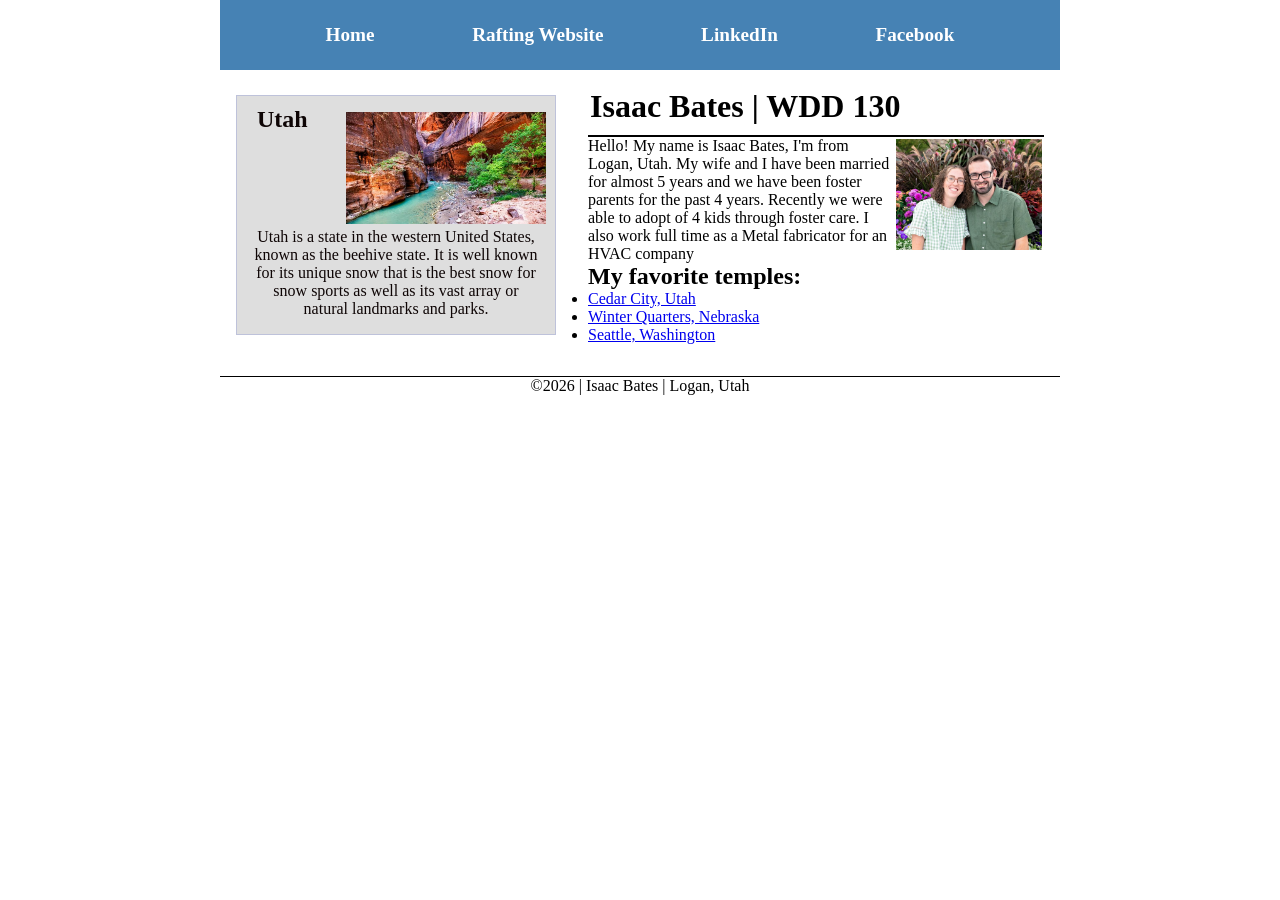
<file: index.html>
<!DOCTYPE html>
<html lang="en">

<head>
    <meta charset="UTF-8">
    <meta name="viewport" content="width=device-width, initial-scale=1.0">
    <title>Isaac Bates | WDD 130</title>
    <meta name="description" content="Homepage of Isaac Bates for Web Fundamentals WDD130">
    <meta name="author" content="Isaac Bates">
    <link rel="stylesheet" href="styles/styles.css">
</head>

<body>
    <header>
        <nav>
            <a href="#">Home</a>
            <a href="wwr/">Rafting Website</a>
            <a href="https://linkedin.com" target="_blank">LinkedIn</a>
            <a href="https://facebook.com" target="_blank">Facebook</a>
        </nav>
    </header>
    <div class="grid">
        <main>
            <h1>Isaac Bates | WDD 130</h1>
            <img src="images/profile.jpg" alt="Profile picture" width="200">
            <p> Hello! My name is Isaac Bates, I'm from Logan, Utah. My wife and I have been married for almost 5 years
                and we have been foster parents for the past 4 years. Recently we were able to adopt of 4 kids through
                foster care. I also work full time as a Metal fabricator for an HVAC company</p>

            <h2>My favorite temples: </h2>
            <ul class="box">
                <li><a href="https://www.churchofjesuschrist.org/temples/details/cedar-city-utah-temple?lang=eng"
                        target="_blank">Cedar City, Utah</a></li>
                <li><a href="https://www.churchofjesuschrist.org/temples/details/winter-quarters-nebraska-temple?lang=eng"
                        target="_blank">Winter Quarters, Nebraska</a></li>
                <li><a href="https://www.churchofjesuschrist.org/temples/details/seattle-washington-temple?lang=eng"
                        target="_blank">Seattle, Washington</a></li>
            </ul>

        </main>
        <aside class="box">
            <h2>Utah</h2>
            <img src="images/utah.jpg" alt="Utah narrows">
            <p> Utah is a state in the western United States, known as the
                beehive state. It is well known for its unique snow that is the best snow for snow sports as well as its
                vast
                array or natural landmarks and parks.</p>
        </aside>
    </div>

    <footer>
        <p>©️2026 | Isaac Bates | Logan, Utah</p>
    </footer>
</body>

</html>
</file>
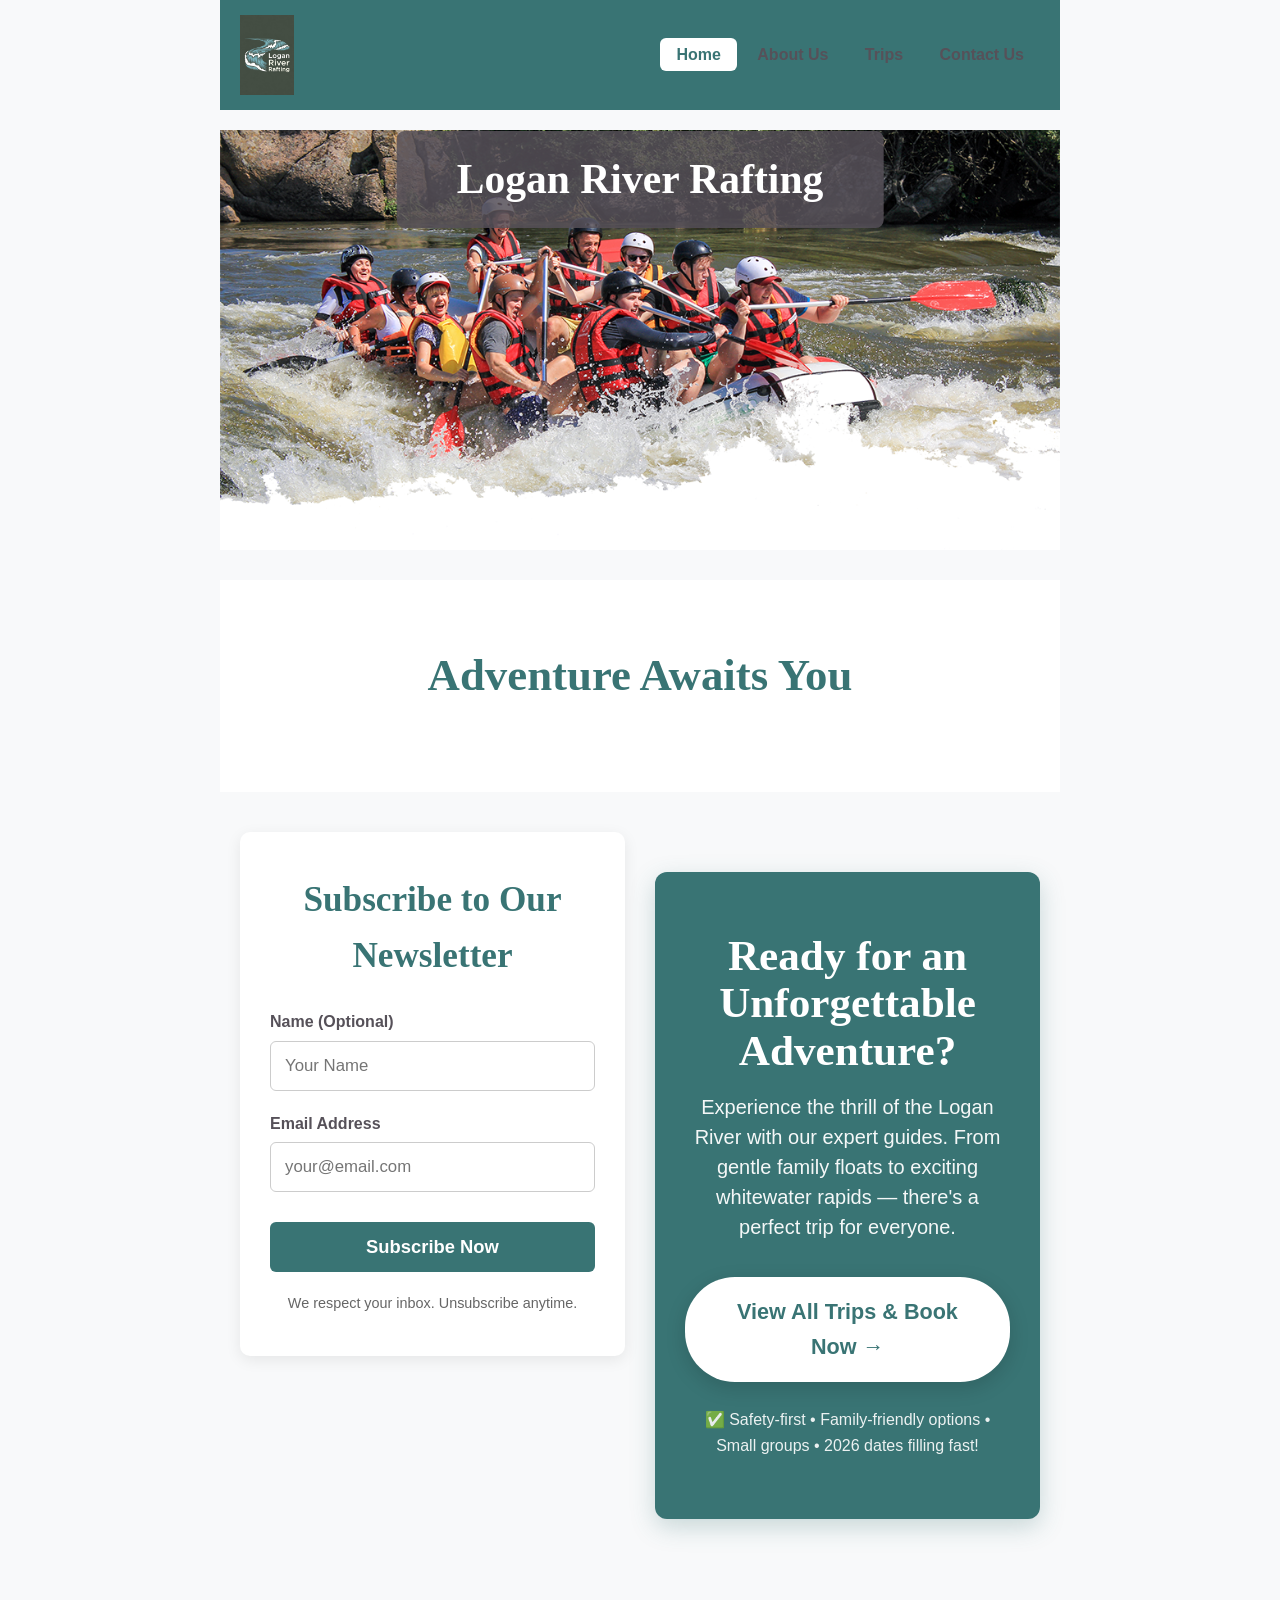
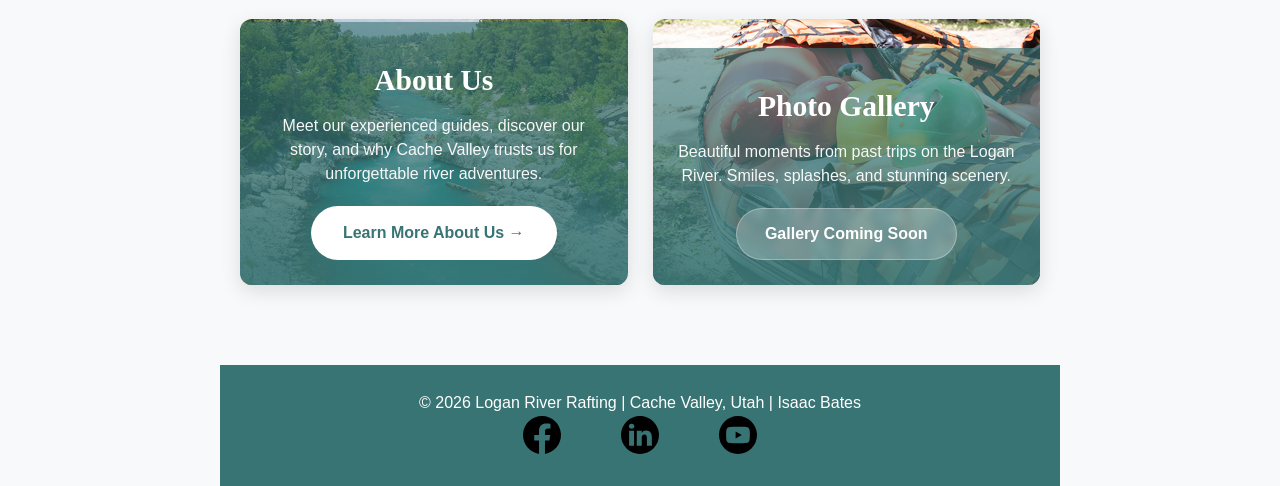
<file: wwr/index.html>
<!DOCTYPE html>
<html lang="en">

<head>
    <meta charset="UTF-8">
    <meta name="viewport" content="width=device-width, initial-scale=1.0">
    <title>Home Page - Logan River Rafting</title>
    <meta name="description" content="Home page for Logan River Rafting company based in Cache Valley, Utah">
    <meta name="author" content="Isaac Bates">
    <link rel="stylesheet" href="styles/rafting.css">
</head>

<body>

    <header>
        <div class="top-bar">
            <img src="images/logan_river_logo.jpg" alt="Logan River Rafting Logo" class="logo">
            <nav>
                <a href="index.html" class="active">Home</a>
                <a href="about.html">About Us</a>
                <a href="trips.html">Trips</a>
                <a href="contact.html">Contact Us</a>
            </nav>
        </div>
    </header>

    <main>
        <!-- Hero Section -->
        <section class="hero">
            <img src="images/index_hero_transparency_1024.png" alt="Logan River Rafting" class="hero-bg">
            <h1>Logan River Rafting</h1>
        </section>

        <!-- Adventure Section -->
        <section class="adventure">
            <h2>Adventure Awaits You</h2>
        </section>

        <!-- Side-by-Side: Newsletter + CTA -->
        <div class="side-by-side">
            <!-- Newsletter -->
            <div class="newsletter-column">
                <section class="newsletter-form">
                    <div>
                        <h2>Subscribe to Our Newsletter</h2>
                        <form action="#" method="POST" id="newsletter-form">
                            <div class="form-group">
                                <label for="name">Name (Optional)</label>
                                <input type="text" id="name" name="name" placeholder="Your Name">
                            </div>
                            <div class="form-group">
                                <label for="email">Email Address</label>
                                <input type="email" id="email" name="email" placeholder="your@email.com" required>
                            </div>
                            <button type="submit">Subscribe Now</button>
                            <p class="privacy-note">We respect your inbox. Unsubscribe anytime.</p>
                        </form>
                    </div>
                </section>
            </div>

            <!-- Call to Action -->
            <div class="cta-column">
                <section class="cta-trips">
                    <div class="cta-content">
                        <h2>Ready for an Unforgettable Adventure?</h2>
                        <p class="cta-subtitle">Experience the thrill of the Logan River with our expert guides. From
                            gentle
                            family floats to exciting whitewater rapids — there's a perfect trip for everyone.</p>
                        <a href="trips.html" class="cta-button">View All Trips &amp; Book Now →</a>
                        <p class="cta-trust">✅ Safety-first • Family-friendly options • Small groups • 2026 dates
                            filling fast!
                        </p>
                    </div>
                </section>
            </div>
        </div>

        <!-- Two Column Feature Section -->
        <section class="features-grid">
            <div class="feature-card">
                <img src="images/rafting58_600.jpg" alt="Learn About Logan River Rafting Team" class="feature-img">
                <div class="feature-overlay">
                    <h3>About Us</h3>
                    <p>Meet our experienced guides, discover our story, and why Cache Valley trusts us for unforgettable
                        river
                        adventures.</p>
                    <a href="about.html" class="feature-button">Learn More About Us →</a>
                </div>
            </div>

            <div class="feature-card">
                <img src="images/rafting22_600.jpg" alt="Gallery of Past Rafting Trips" class="feature-img">
                <div class="feature-overlay">
                    <h3>Photo Gallery</h3>
                    <p>Beautiful moments from past trips on the Logan River. Smiles, splashes, and stunning scenery.</p>
                    <div class="coming-soon">Gallery Coming Soon</div>
                </div>
            </div>
        </section>
    </main>

    <footer>
        <p>© 2026 Logan River Rafting | Cache Valley, Utah | Isaac Bates</p>
        <nav class="socialmedia">
            <a href="https://facebook.com" target="_blank"><img src="images/facebook-bw.svg" alt="Facebook"></a>
            <a href="https://linkedin.com" target="_blank"><img src="images/linkedin-bw.svg" alt="LinkedIn"></a>
            <a href="https://youtube.com" target="_blank"><img src="images/youtube-bw.svg" alt="YouTube"></a>
        </nav>
    </footer>

</body>

</html>
</file>
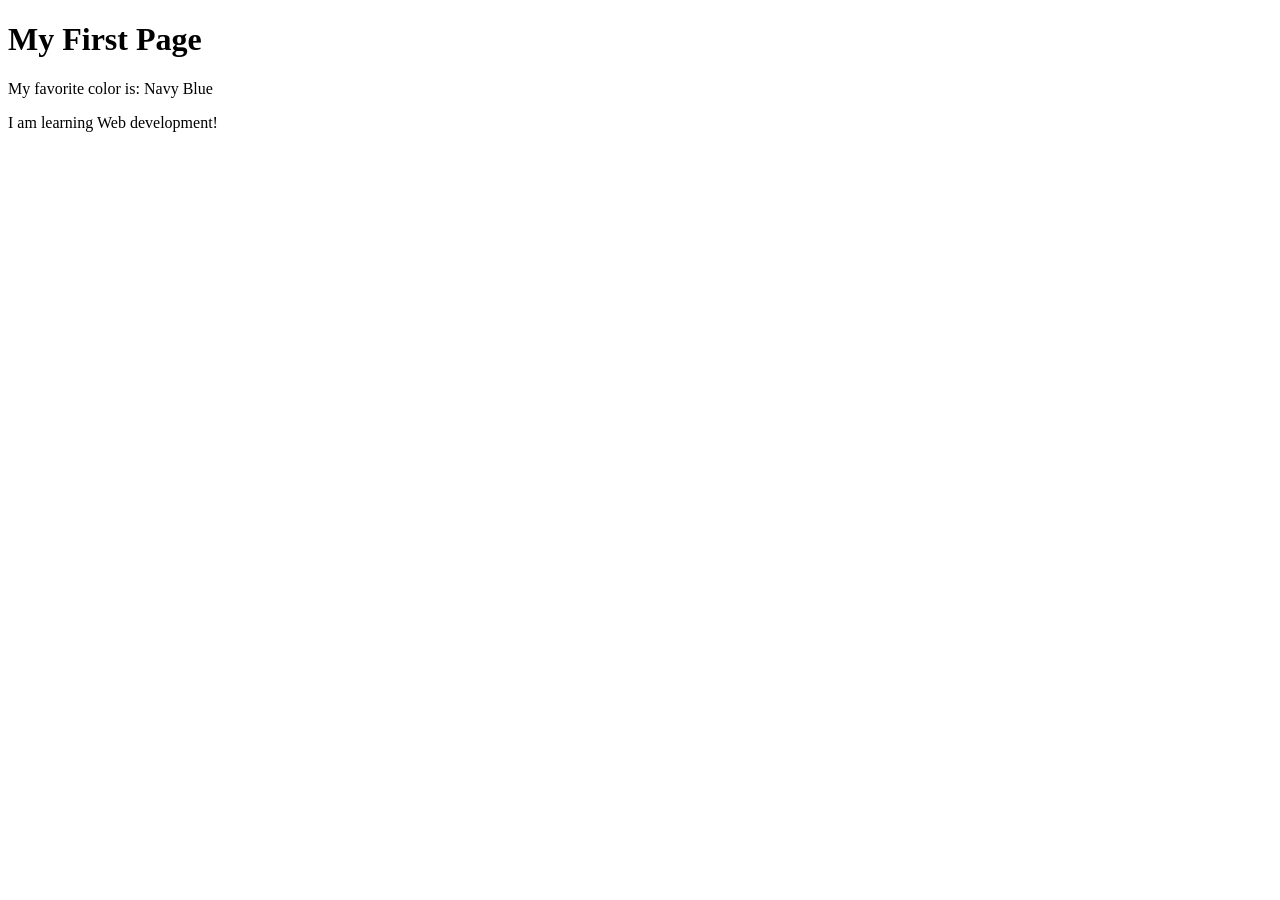
<file: week01/first-page.html>
<!DOCTYPE html>
<html lang="en">

<head>
    <meta charset="UTF-8">
    <meta name="viewport" content="width=device-width, initial-scale=1.0">
    <title>My First Page</title>
</head>

<body>
    <h1>My First Page</h1>
    <p>My favorite color is: Navy Blue </p>
    <p>I am learning Web development!</p>
</body>

</html>
</file>
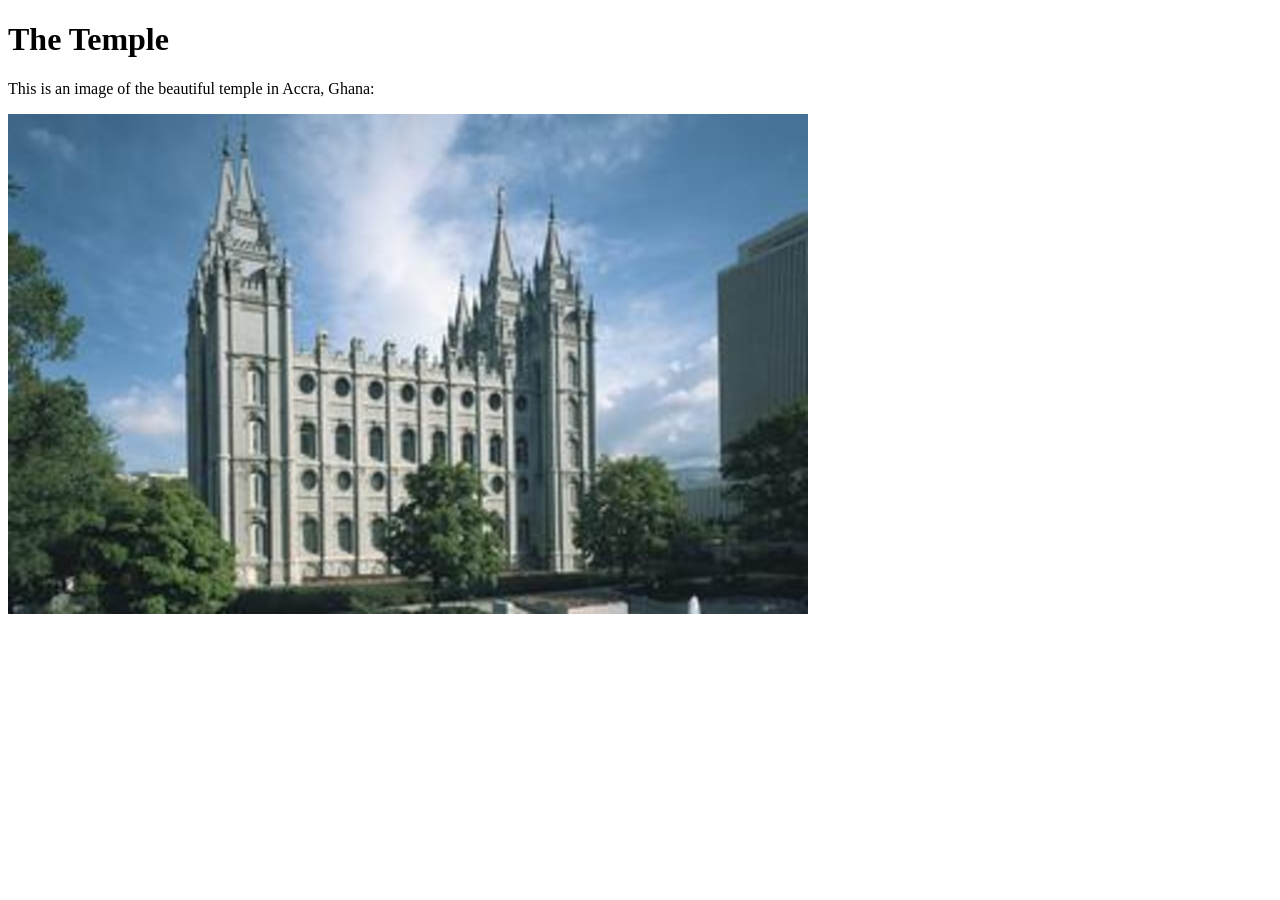
<file: week01/images-solution.html>
<!DOCTYPE html>
<html lang="en">
<head>
    <meta charset="UTF-8">
    <meta name="viewport" content="width=device-width, initial-scale=1.0">
    <title>Temple Image</title>
</head>
<body>
    <h1>The Temple</h1>
    <p>This is an image of the beautiful temple in Accra, Ghana:</p>
    <img src="images/temple-small.jpg" alt="The Accra Ghana Temple">
    
</body>
</html>
</file>
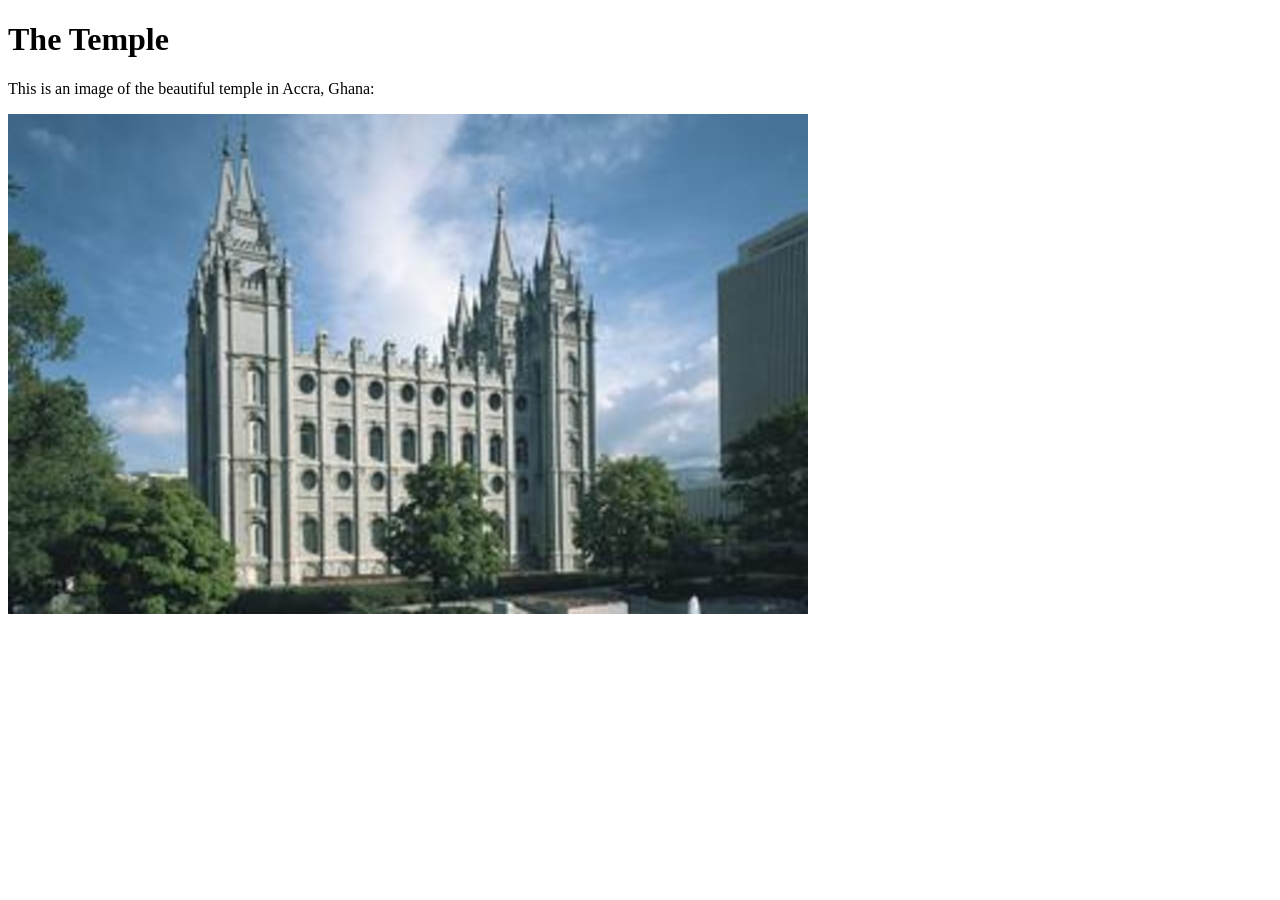
<file: week01/images.html>
<!DOCTYPE html>
<html lang="en">

<head>
    <meta charset="UTF-8">
    <meta name="viewport" content="width=device-width, initial-scale=1.0">
    <title>Temple Image</title>
</head>

<body>
    <h1>The Temple</h1>
    <p>This is an image of the beautiful temple in Accra, Ghana:</p>
    <img src="images/temple-small.jpg" alt="The Accra Ghana Temple">

</body>

</html>
</file>
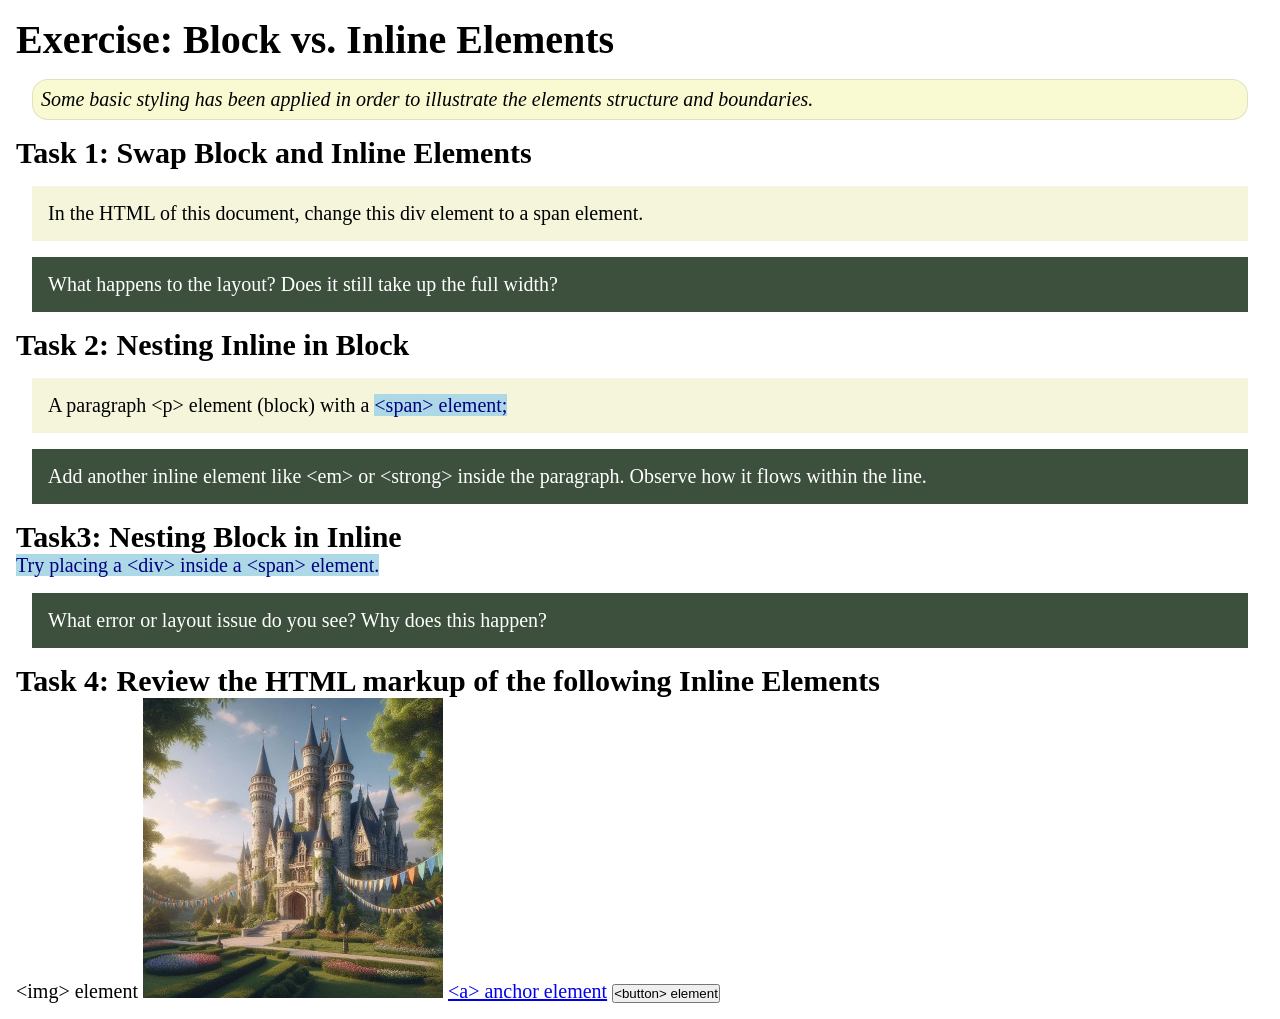
<file: week02/block-vs-inline.html>
<!DOCTYPE html>
<html lang="en">

<head>
    <meta charset="UTF-8">
    <meta name="viewport" content="width=device-width, initial-scale=1.0">
    <title>Exercise: Block vs. Inline Elements</title>
    <link rel="stylesheet" href="styles/block-vs-inline.css">
</head>

<body>
    <main>
        <h1>Exercise: Block vs. Inline Elements</h1>
        <p class="note">Some basic styling has been applied in order to illustrate the elements structure and
            boundaries.</p>

        <h2>Task 1: Swap Block and Inline Elements</h2>
        <div>In the HTML of this document, change this div element to a span element.</div>

        <p class="question">What happens to the layout? Does it still take up the full width?</p>

        <h2>Task 2: Nesting Inline in Block</h2>
        <p>A paragraph &lt;p&gt; element (block) with a <span>&lt;span&gt; element;</span></p>
        <p class="question">Add another inline element like &lt;em&gt; or &lt;strong&gt; inside the paragraph. Observe
            how it flows within the line.</p>

        <h2>Task3: Nesting Block in Inline</h2>
        <span>Try placing a &lt;div&gt; inside a &lt;span&gt; element.</span>
            <p class="question">What error or layout issue do you see? Why does this happen?</p>


            <h2>Task 4: Review the HTML markup of the following Inline Elements</h2>
        &lt;img&gt; element
        <img src="images/castle.webp" alt="placeholder image (images are inline)" width="300" height="300">
        <a href="https://churchofjesuschrist.org">&lt;a&gt; anchor element</a>
        <button type="button">&lt;button&gt; element</button>
    </main>
</body>

</html>
</file>
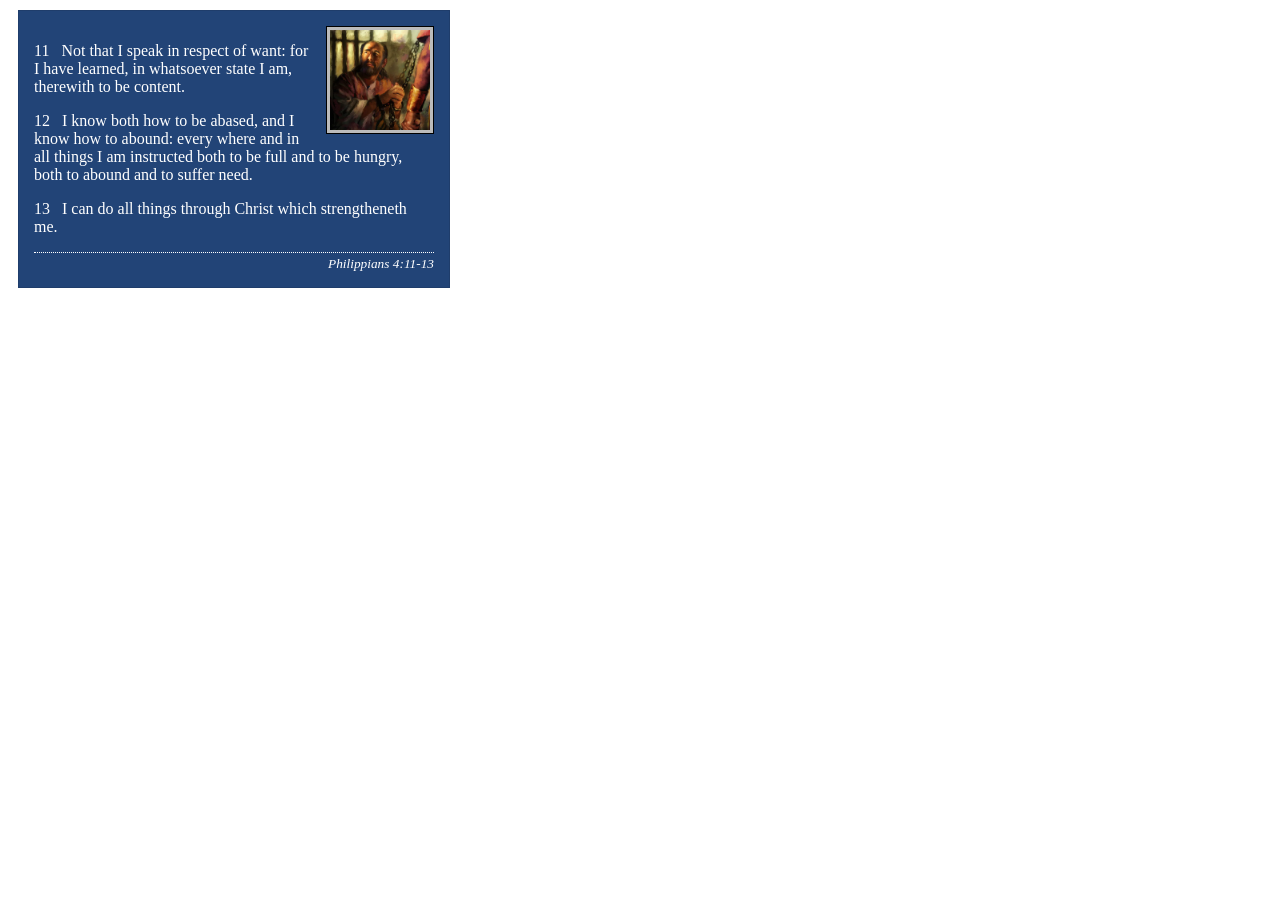
<file: week02/box-model-solution.html>
<!DOCTYPE html>
<html lang="en">
<head>
    <meta charset="UTF-8">
    <meta name="viewport" content="width=device-width, initial-scale=1.0">
    <title>Box Model Activity</title>
    <link rel="stylesheet" href="styles/box-model-solution.css">
</head>
<body>
    <main>
        <div class="callout">
            <img src="images/apostle-paul-imprisoned.webp" alt="Paul the Apostle - Imprisoned in Rome" width="200" height="200">
            <blockquote>
                <p>11 &nbsp; Not that I speak in respect of want: for I have learned, in whatsoever state I am, therewith to be content.</p>
                <p>12 &nbsp; I know both how to be abased, and I know how to abound: every where and in all things I am instructed both to be full and to be hungry, both to abound and to suffer need.</p>
                <p>13 &nbsp; I can do all things through Christ which strengtheneth me.</p>
            </blockquote>
            <cite>Philippians 4:11-13</cite>
        </div>
    </main>
</body>
</html>
</file>
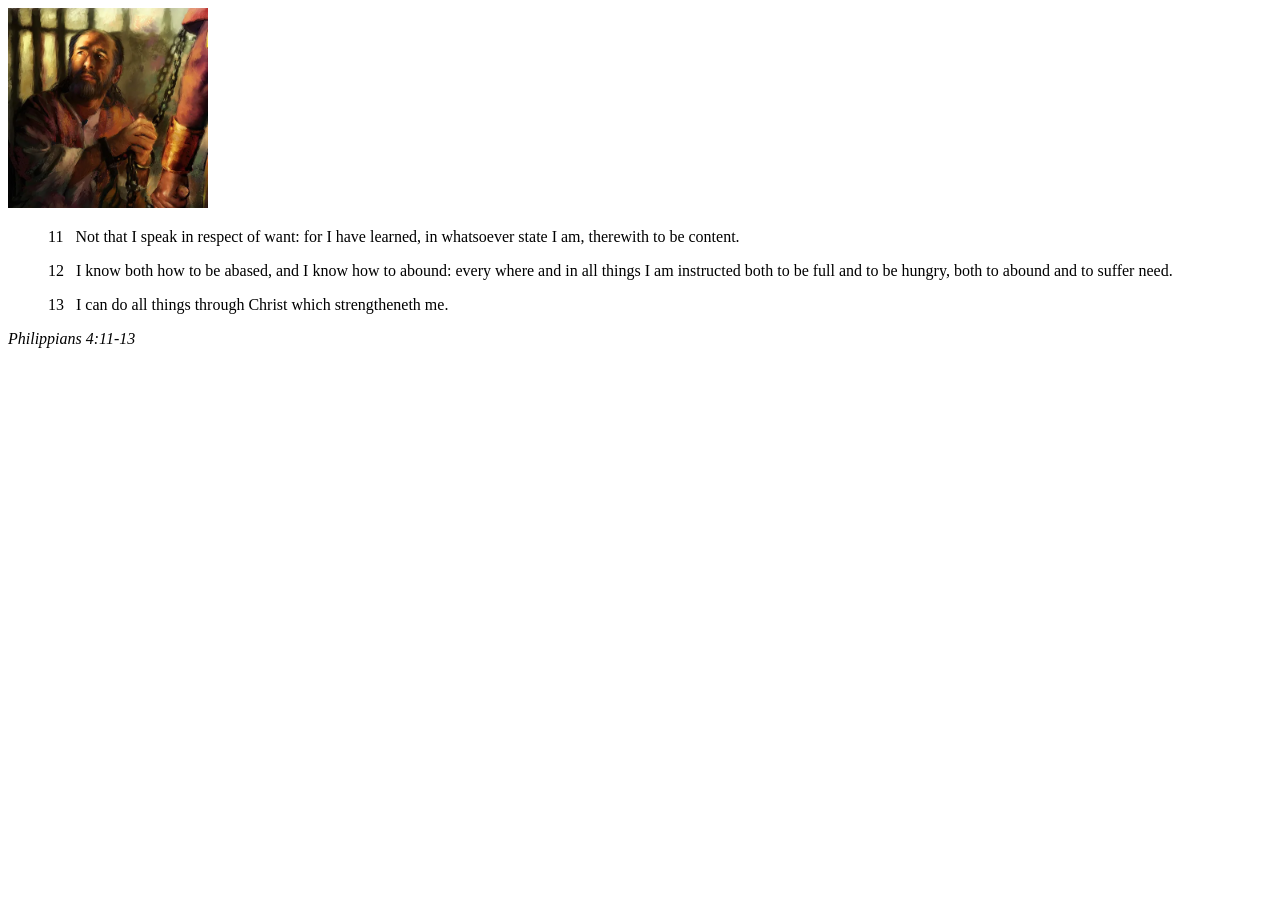
<file: week02/box-model.html>
<!DOCTYPE html>
<html lang="en">
<head>
    <meta charset="UTF-8">
    <meta name="viewport" content="width=device-width, initial-scale=1.0">
    <title>Box Model Activity</title>
</head>
<body>
    <main>
        <div class="callout">
            <img src="images/apostle-paul-imprisoned.webp" alt="Paul the Apostle - Imprisoned in Rome" width="200" height="200">
            <blockquote>
                <p>11 &nbsp; Not that I speak in respect of want: for I have learned, in whatsoever state I am, therewith to be content.</p>
                <p>12 &nbsp; I know both how to be abased, and I know how to abound: every where and in all things I am instructed both to be full and to be hungry, both to abound and to suffer need.</p>
                <p>13 &nbsp; I can do all things through Christ which strengtheneth me.</p>
            </blockquote>
            <cite>Philippians 4:11-13</cite>
        </div>
    </main>
</body>
</html>
</file>
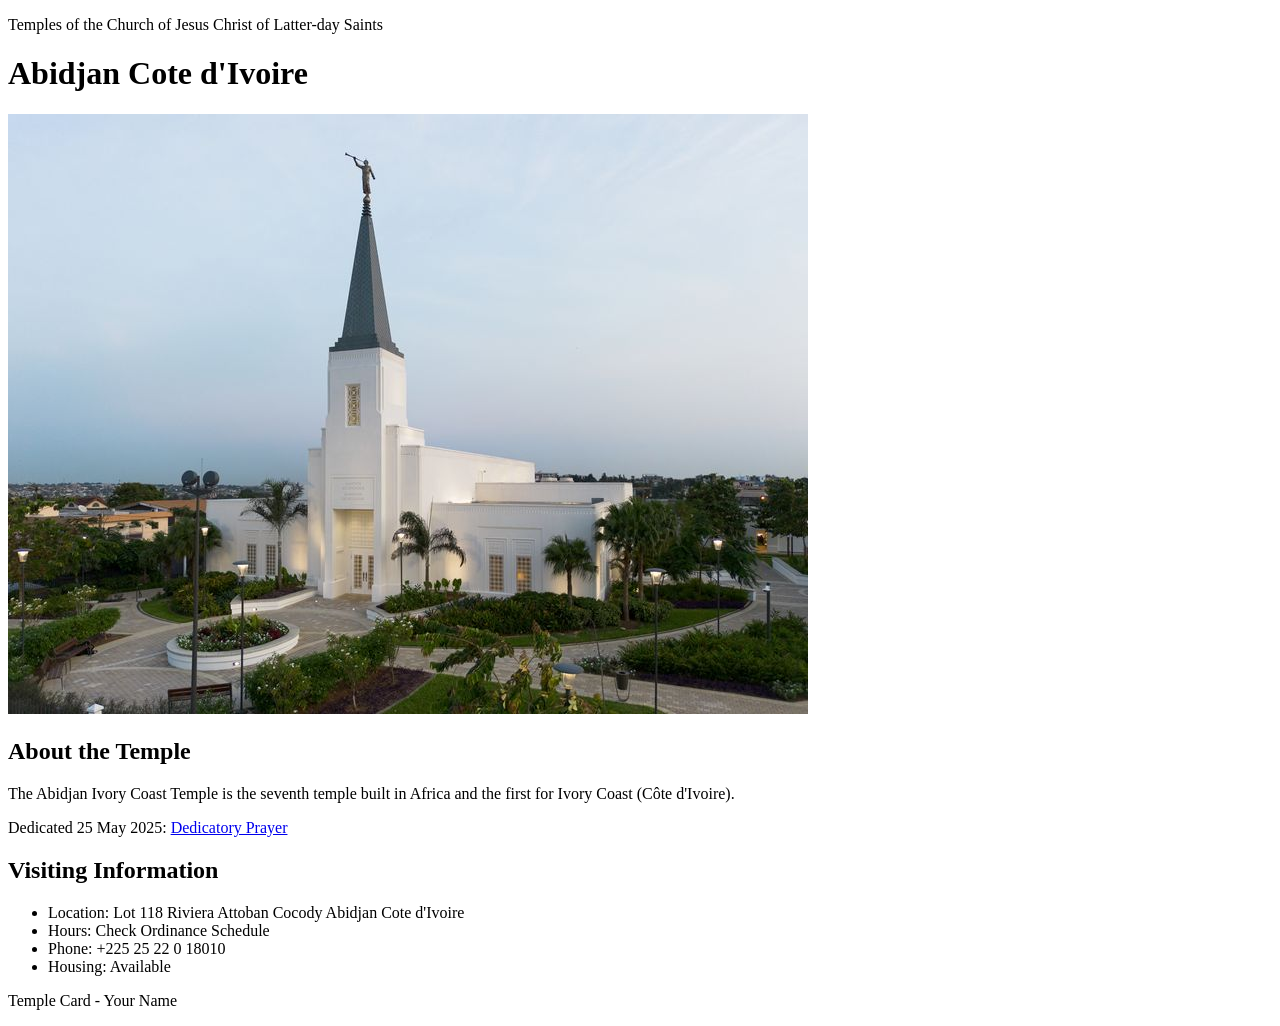
<file: week02/temple.html>
<!DOCTYPE html>
<html lang="en">

<head>
    <meta charset="UTF-8">
    <meta name="viewport" content="width=device-width, initial-scale=1.0">
    <title>Temple Card - Abidjan Cote d'Ivoire</title>
</head>

<body>
    <header>
        <p>Temples of the Church of Jesus Christ of Latter-day Saints</p>
    </header>
    <main>
        <h1>Abidjan Cote d'Ivoire</h1>
        <picture>
            <img src="images/abidjan-ivory-coast.jpeg" alt="Abidjan Cote d'Ivoire Temple">
        </picture>
        <section>
            <h2>About the Temple</h2>
            <p>The Abidjan Ivory Coast Temple is the seventh temple built in Africa and the first for Ivory Coast (Côte
                d'Ivoire).</p>
            <p>Dedicated 25 May 2025: <a
                    href="https://www.churchofjesuschrist.org/temples/dedicatory-prayer/abidjan-ivory-coast-temple/2025-05-25?lang=eng"
                    target="_blank" rel="noopener noreferrer">Dedicatory Prayer</a></p>
        </section>
        <section>
            <h2>Visiting Information</h2>
            <ul>
                <li>Location: Lot 118 Riviera Attoban Cocody Abidjan Cote d'Ivoire</li>
                <li>Hours: Check Ordinance Schedule</li>
                <li>Phone: +225 25 22 0 18010</li>
                <li>Housing: Available</li>
            </ul>
        </section>
    </main>
    <footer>
        <p>Temple Card - Your Name</p>
    </footer>
</body>

</html>
</file>
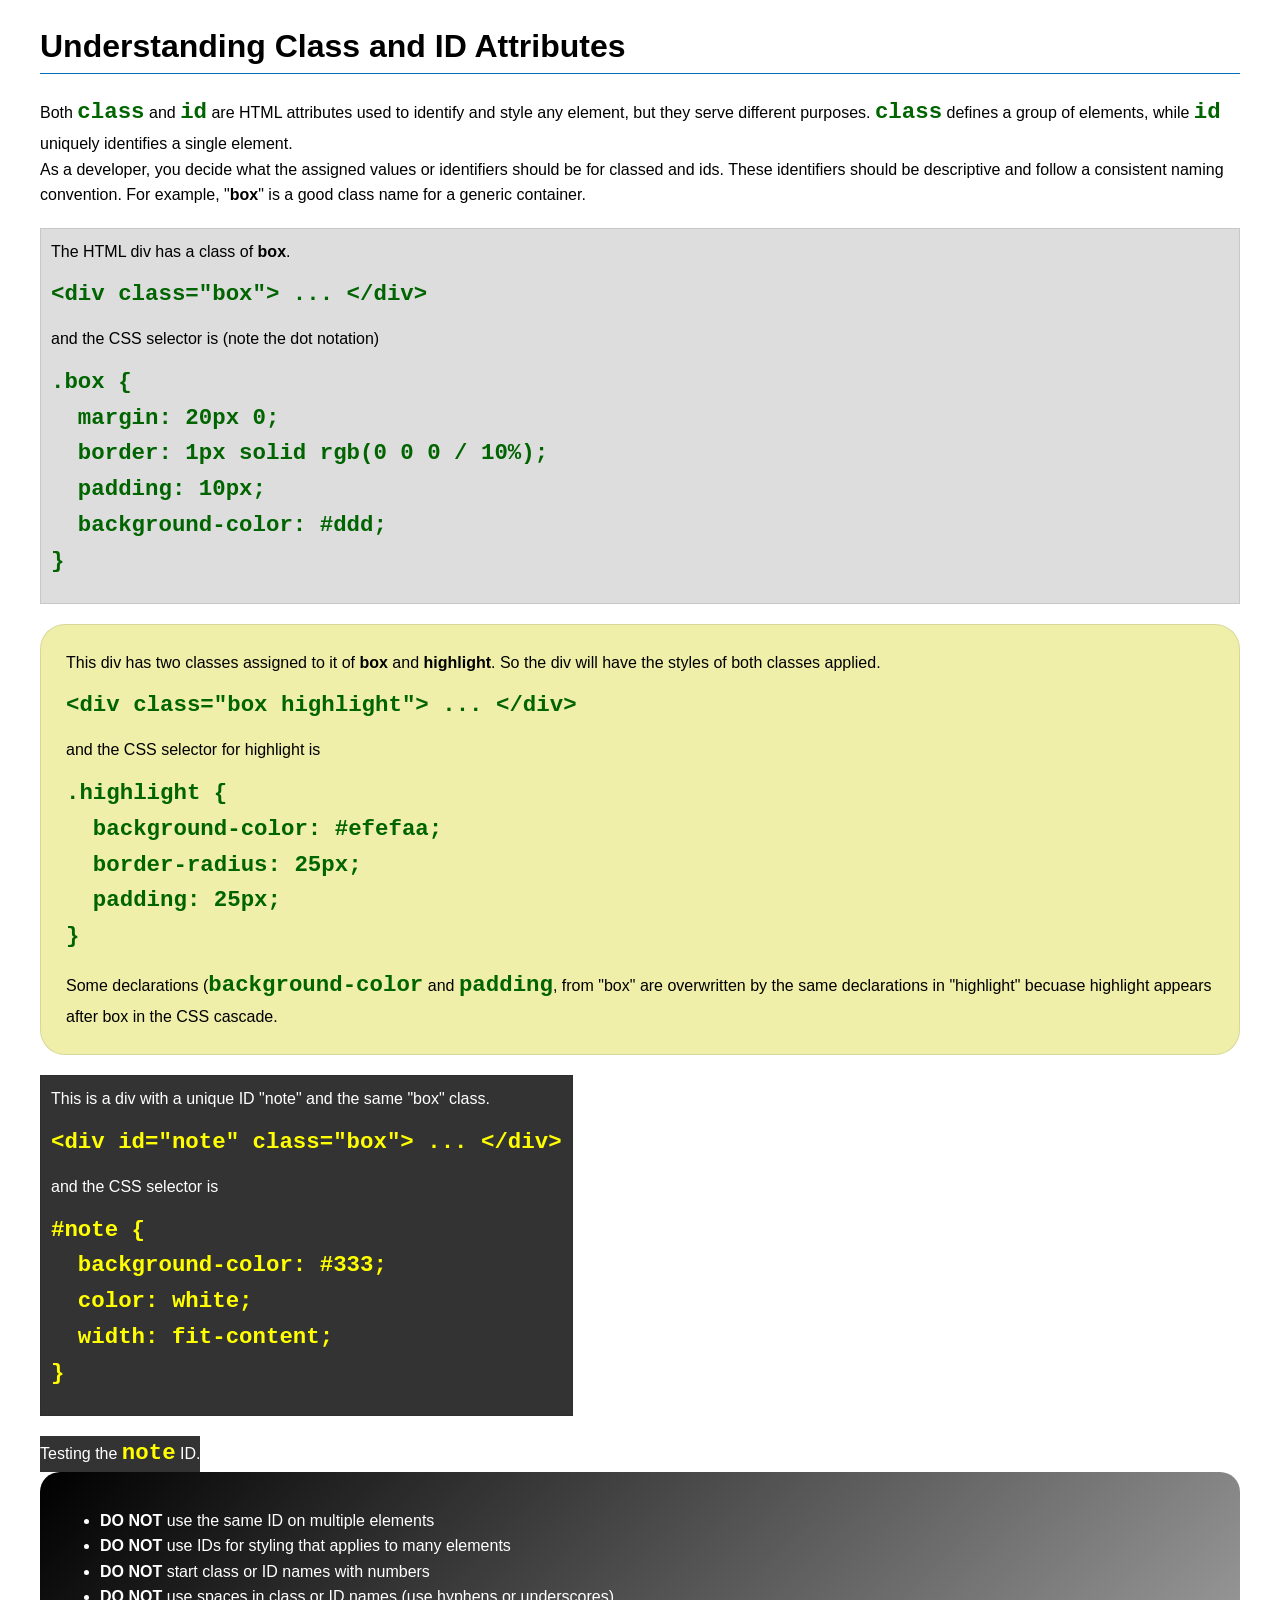
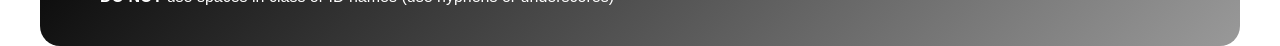
<file: week03/class-and-id.html>
<!DOCTYPE html>
<html lang="en">

<head>
    <meta charset="UTF-8">
    <meta name="viewport" content="width=device-width, initial-scale=1.0">
    <title>Class vs ID Attributes</title>
    <link rel="stylesheet" href="styles/class-and-id.css">
</head>

<body>
    <h1>Understanding Class and ID Attributes</h1>
    <p>Both <code>class</code> and <code>id</code> are HTML attributes used to identify and style any element, but they
        serve different purposes. <code>class</code> defines a group of elements, while <code>id</code> uniquely
        identifies a single element.</p>
    <p>As a developer, you decide what the assigned values or identifiers should be for classed and ids. These
        identifiers should be
        descriptive and follow a consistent naming convention. For example, "<strong>box</strong>" is a good class name
        for a generic container.</p>
    <div class="box">
        <p>The HTML div has a class of <strong>box</strong>.</p>
        <pre><code class="html">&lt;div class="box"&gt; ... &lt;/div&gt;</code></pre>
        and the CSS selector is (note the dot notation)
        <pre><code class="css">.box {
  margin: 20px 0;
  border: 1px solid rgb(0 0 0 / 10%);
  padding: 10px;
  background-color: #ddd; 
}</code></pre>
    </div>

    <div class="box highlight">
        <p>This div has two classes assigned to it of <strong>box</strong> and <strong>highlight</strong>. So the div
            will have the styles of both classes applied.</p>
        <pre><code class="html">&lt;div class="box highlight"&gt; ... &lt;/div&gt;</code></pre>
        and the CSS selector for highlight is
        <pre><code class="css">.highlight {
  background-color: #efefaa;
  border-radius: 25px;
  padding: 25px;
}</code></pre>
<p>Some declarations (<code>background-color</code> and <code>padding</code>, from "box" are overwritten by the same declarations in "highlight" becuase highlight appears after box in the CSS cascade.</p>
    </div>

    <div id="note" class="box">
        <p>This is a div with a unique ID "note" and the same "box" class.</p>
        <pre><code class="html">&lt;div id="note" class="box"&gt; ... &lt;/div&gt;</code></pre>
        and the CSS selector is
        <pre><code class="css">#note {
  background-color: #333;
  color: white;
  width: fit-content;
}</code></pre>
    </div>

    <div id="note">
        <p>Testing the <code>note</code> ID.</p>
    </div>

    <section id="best-practice">
        <ul>
            <li><strong>DO NOT</strong> use the same ID on multiple elements</li>
            <li><strong>DO NOT</strong> use IDs for styling that applies to many elements</li>
            <li><strong>DO NOT</strong> start class or ID names with numbers</li>
            <li><strong>DO NOT</strong> use spaces in class or ID names (use hyphens or underscores)</li>
        </ul>
    </section>




</body>

</html>
</file>
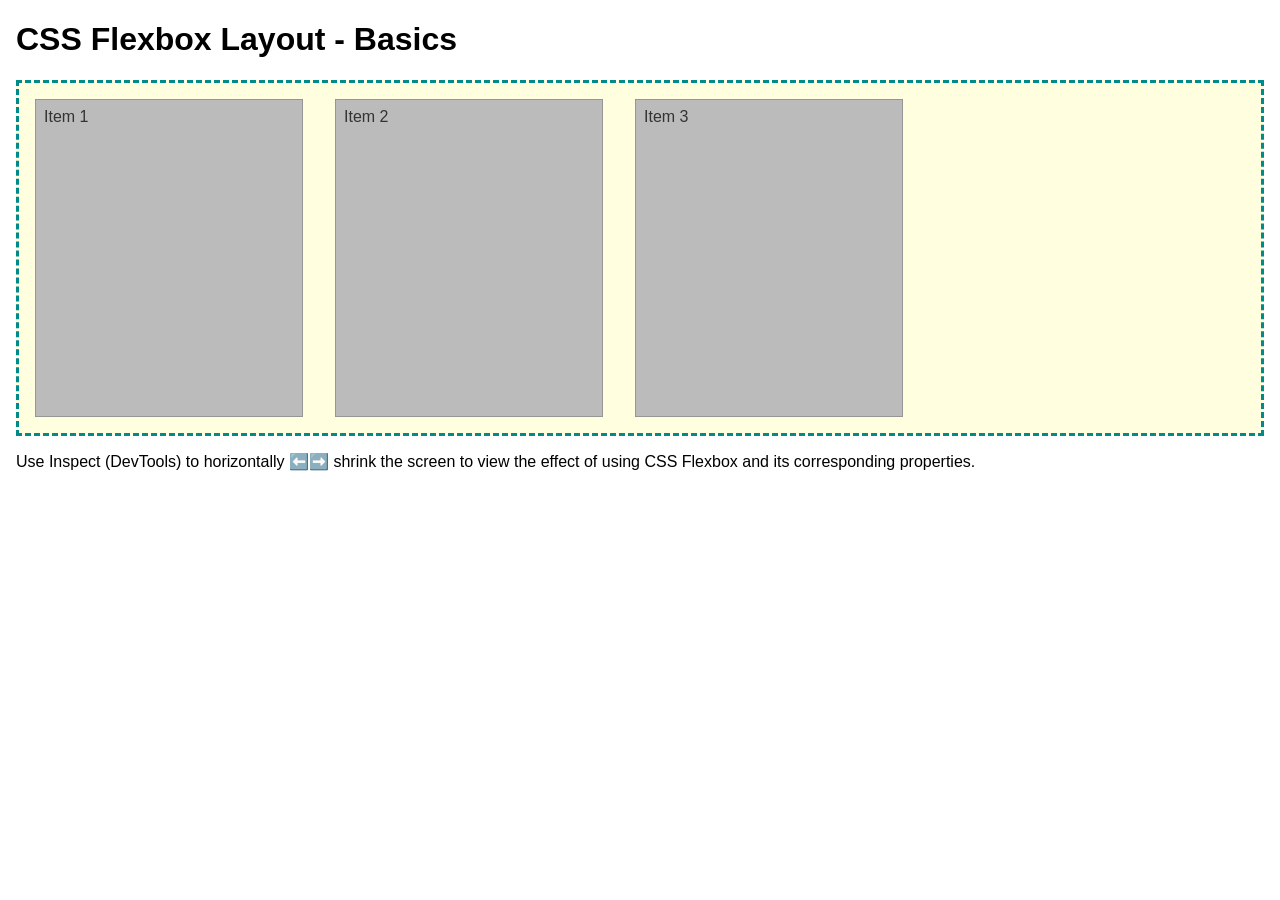
<file: week04/flexbox-layout.html>
<!DOCTYPE html>
<html lang="en">
<head>
    <meta charset="UTF-8">
    <meta name="viewport" content="width=device-width, initial-scale=1.0">
    <title>CSS Flexbox Layout - Basics</title>
    <link rel="stylesheet" href="styles/flexbox.css">
</head>
<body>
    <main>
        <h1>CSS Flexbox Layout - Basics</h1>
        <div class="flex-container">
            <div class="flex-item item1">Item 1</div>
            <div class="flex-item item2">Item 2</div>
            <div class="flex-item item3">Item 3</div>
        </div>
        <p>Use Inspect (DevTools) to horizontally ⬅️➡️ shrink the screen to view the effect of using CSS Flexbox and its corresponding properties.</p>
    </main>
</body>
</html>
</file>
<file: styles/styles.css>
.grid {
    display: grid;
    align-items: center;
}

main {
    max-width: 840px;
    grid-column: 2/3;
    margin: 1rem;
}

aside {
    width: 20rem;
    position: relative;
    grid-column: 1/2;
    grid-row: 1/2;
    margin: 1rem;
    border: 1px solid rgb(62 83 201/ 0.2);
    padding: 1rem;
    background-color: rgb(222, 222, 222);
    color: rgb(14, 5, 5);
    text-align: center;
}

aside h2 {
    position: absolute;
    top: 10px;
    left: 20px;
}

aside img {
    width: 200px;
    height: auto;
    left: 50px;
    position: relative;
}

main img {
    width: 150px;
    height: auto;
    border: #000;
    padding: 2px;
    box-shadow: none;
    float: right;
}

p {
    padding: 0;
}

header,
.grid,
footer {
    max-width: 840px;
    margin: 0 auto;
}

footer {
    margin-top: 16px;
    border-top: 1px solid #000;
    text-align: center;
}

nav {
    background-color: steelblue;
    padding: 1rem;
    display: flex;
    justify-content: space-evenly;
    align-items: center;
}

nav a {
    display: block;
    padding: 0.5rem;
    text-decoration: none;
    font-size: 1.2rem;
    font-weight: 700;
    color: #fff;
}

h1 {
    padding: 2px;
    color: #000;
    border-bottom: 2px solid #000;
    padding-bottom: 10px;
}

* {
    margin: 0;
    padding: 0;
    box-sizing: border-box;
}

<aside class="box"><ul class="box">
/* Class Selectors */

.box {
    margin: 1rem;
    border: 1px solid rgb(0 0 0 / 10%);
    padding: 1rem;
    background-color: #ddd;
    color: #000;
}
</file>
<file: wwr/styles/rafting.css>
/* ====================== ROOT & GLOBAL ====================== */
:root {
    --primary-color: #397474;
    --secondary-color: #50594F;
    --accent1-color: #565159;
    --accent2-color: #fff;
    --heading-font: "Times New Roman", Georgia, serif;
    --body-font: Arial, Helvetica, sans-serif;
}

* {
    margin: 0;
    padding: 0;
    box-sizing: border-box;
}

body {
    font-family: var(--body-font);
    color: var(--accent1-color);
    background-color: #f8f9fa;
    line-height: 1.6;
}

header,
main,
footer {
    max-width: 840px;
    margin: 0 auto;
}

/* ====================== HEADER ====================== */
.top-bar {
    background: var(--primary-color);
    padding: 15px 20px;
    display: flex;
    align-items: center;
    justify-content: space-between;
    max-width: 840px;
    margin: 0 auto;
}

.logo {
    height: 80px;
    width: auto;
}

.logo img {
    height: 100%;
    width: auto;
}

nav ul {
    display: flex;
    list-style: none;
    gap: 10px;
    margin: 0;
    padding: 0;
}

nav a {
    text-decoration: none;
    color: var(--accent1-color);
    font-weight: bold;
    padding: 8px 16px;
    border-radius: 6px;
    transition: 0.3s;
}

nav a:hover,
nav a.active {
    background: var(--accent2-color);
    color: var(--primary-color);
}

/* ====================== HERO - FULL WIDTH ====================== */
.hero {
    position: relative;
    width: 100%;
    max-width: 100%;
    margin: 20px 0;
    overflow: hidden;
    background: var(--accent2-color);
}

.hero-bg {
    width: 100%;
    height: 420px;
    object-fit: cover;
    display: block;
}

.hero h1 {
    position: absolute;
    top: 1px;
    left: 50%;
    transform: translateX(-50%);
    background: rgba(86, 81, 89, 0.85);
    color: var(--accent2-color);
    padding: 15px 60px;
    border-radius: 8px;
    font-family: var(--heading-font);
    font-size: 2.6rem;
    text-align: center;
    white-space: nowrap;
    z-index: 2;
}

.hero h2 {
    position: absolute;
    top: 1px;
    left: 50%;
    transform: translateX(-50%) translateY(-100%);
    background: rgba(86, 81, 89, 0.85);
    color: var(--accent2-color);
    padding: 15px 60px;
    border-radius: 8px;
    font-family: var(--heading-font);
    font-size: 2.6rem;
    text-align: center;
    white-space: nowrap;
    z-index: 2;
}

.hero article {
    position: absolute;
    bottom: 30px;
    left: 50%;
    transform: translateX(-50%) translateY(5%);
    background: var(--accent2-color);
    padding: 20px;
    max-width: 520px;
    border-radius: 10px;
    box-shadow: 0 4px 15px rgba(0, 0, 0, 0.1);
    display: flex;
    gap: 20px;
    align-items: center;
    z-index: 2;
}

.hero article img {
    border-radius: 8px;
    top: 25px;
}

/* ====================== HISTORY ====================== */
.history {
    max-width: 840px;
    margin: 30px auto;
    padding: 40px 20px;
    background: var(--accent2-color);
}

.history h2,
.adventure h2 {
    text-align: center;
    font-family: var(--heading-font);
    color: var(--primary-color);
    font-size: 2.4rem;
    margin-bottom: 30px;
}

/* ====================== ADVENTURE SECTION ====================== */
.adventure {
    max-width: 840px;
    margin: 30px auto;
    padding: 60px 20px;
    background: var(--accent2-color);
    text-align: center;
}

.adventure h2 {
    font-size: 2.8rem;
    margin-bottom: 20px;
}

/* ====================== NEWSLETTER FORM ====================== */
.newsletter-form {
    max-width: 100%;
    background: var(--accent2-color);
    padding: 40px 30px;
    border-radius: 10px;
    box-shadow: 0 4px 15px rgba(0, 0, 0, 0.08);
}

.newsletter-form h2 {
    font-family: var(--heading-font);
    color: var(--primary-color);
    text-align: center;
    margin-bottom: 25px;
    font-size: 2.2rem;
}

.newsletter-form .form-group {
    margin-bottom: 20px;
}

.newsletter-form label {
    display: block;
    margin-bottom: 6px;
    font-weight: bold;
    color: var(--accent1-color);
}

.newsletter-form input[type="text"],
.newsletter-form input[type="email"] {
    width: 100%;
    padding: 14px;
    border: 1px solid #ccc;
    border-radius: 6px;
    font-size: 1.05rem;
}

.newsletter-form button {
    background: var(--primary-color);
    color: white;
    padding: 14px 40px;
    border: none;
    border-radius: 6px;
    font-size: 1.15rem;
    font-weight: bold;
    cursor: pointer;
    width: 100%;
    margin-top: 10px;
    transition: 0.3s;
}

.newsletter-form button:hover {
    background: #2a5a5a;
}

.privacy-note {
    text-align: center;
    font-size: 0.9rem;
    color: #666;
    margin-top: 20px;
}

@media (max-width: 768px) {
    .newsletter-form {
        padding: 30px 20px;
    }
}

/* ====================== CALL TO ACTION ====================== */
.cta-trips {
    max-width: 840px;
    margin: 40px auto;
    padding: 60px 30px;
    background: var(--primary-color);
    color: var(--accent2-color);
    text-align: center;
    border-radius: 12px;
    box-shadow: 0 8px 25px rgba(57, 116, 116, 0.25);
}

.cta-content {
    max-width: 680px;
    margin: 0 auto;
}

.cta-trips h2 {
    font-family: var(--heading-font);
    font-size: 2.7rem;
    margin-bottom: 18px;
    line-height: 1.1;
}

.cta-subtitle {
    font-size: 1.25rem;
    margin-bottom: 35px;
    opacity: 0.95;
    line-height: 1.5;
}

.cta-button {
    display: inline-block;
    background: var(--accent2-color);
    color: var(--primary-color);
    font-size: 1.35rem;
    font-weight: bold;
    padding: 18px 48px;
    border-radius: 50px;
    text-decoration: none;
    transition: all 0.3s ease;
    margin-bottom: 25px;
    box-shadow: 0 6px 20px rgba(0, 0, 0, 0.15);
}

.cta-button:hover {
    transform: translateY(-4px);
    box-shadow: 0 10px 25px rgba(0, 0, 0, 0.2);
    background: #f0f0f0;
}

.cta-trust {
    font-size: 1rem;
    opacity: 0.9;
    margin: 0;
}

/* ====================== SIDE-BY-SIDE SECTION ====================== */
.side-by-side {
    max-width: 840px;
    margin: 40px auto;
    padding: 0 20px;
    display: grid;
    grid-template-columns: 1fr 1fr;
    gap: 30px;
    align-items: start;
}

.newsletter-column,
.cta-column {
    width: 100%;
}

.newsletter-form {
    height: 100%;
    display: flex;
    flex-direction: column;
}

/* ====================== NEWSLETTER ====================== */
.newsletter-form {
    background: var(--accent2-color);
    padding: 40px 30px;
    border-radius: 10px;
    box-shadow: 0 4px 15px rgba(0, 0, 0, 0.08);
    height: 100%;
}

.newsletter-form h2 {
    font-family: var(--heading-font);
    color: var(--primary-color);
    text-align: center;
    margin-bottom: 25px;
    font-size: 2.2rem;
}

/* ====================== CTA TRIPS ====================== */
.cta-trips {
    height: 100%;
    padding: 60px 30px;
    background: var(--primary-color);
    color: var(--accent2-color);
    border-radius: 12px;
    box-shadow: 0 8px 25px rgba(57, 116, 116, 0.25);
    display: flex;
    flex-direction: column;
    justify-content: center;
}

/* ====================== FEATURES GRID ====================== */
.features-grid {
    max-width: 840px;
    margin: 40px auto;
    padding: 20px;
    display: grid;
    grid-template-columns: repeat(auto-fit, minmax(380px, 1fr));
    gap: 25px;
}

.feature-card {
    position: relative;
    border-radius: 12px;
    overflow: hidden;
    box-shadow: 0 6px 20px rgba(0, 0, 0, 0.12);
    aspect-ratio: 16 / 11;
    transition: transform 0.3s ease;
}

.feature-card:hover {
    transform: translateY(-8px);
}

.feature-img {
    width: 100%;
    height: 100%;
    object-fit: cover;
    display: block;
    transition: transform 0.4s ease;
}

.feature-card:hover .feature-img {
    transform: scale(1.08);
}

.feature-overlay {
    position: absolute;
    bottom: 0;
    left: 0;
    right: 0;
    background: linear-gradient(to top, rgba(57, 116, 116, 0.92), rgba(57, 116, 116, 0.6));
    color: var(--accent2-color);
    padding: 35px 25px 25px;
    text-align: center;
}

.feature-overlay h3 {
    font-family: var(--heading-font);
    font-size: 1.85rem;
    margin-bottom: 10px;
}

.feature-overlay p {
    margin-bottom: 20px;
    opacity: 0.95;
    line-height: 1.5;
}

.feature-button {
    display: inline-block;
    background: var(--accent2-color);
    color: var(--primary-color);
    font-weight: bold;
    padding: 14px 32px;
    border-radius: 50px;
    text-decoration: none;
    transition: all 0.3s ease;
}

.feature-button:hover {
    background: #f0f0f0;
    transform: translateY(-3px);
}

.coming-soon {
    display: inline-block;
    background: rgba(255, 255, 255, 0.25);
    color: white;
    font-weight: bold;
    padding: 12px 28px;
    border-radius: 50px;
    backdrop-filter: blur(4px);
    border: 1px solid rgba(255, 255, 255, 0.3);
}

/* ====================== CONTACT PAGE ====================== */
.company-info {
    text-align: center;
    padding: 30px 20px;
    background: var(--accent2-color);
}

.company-info h1 {
    font-family: var(--heading-font);
    color: var(--primary-color);
    margin-bottom: 8px;
}

.contact-container {
    display: grid;
    grid-template-columns: 1fr 1fr;
    gap: 40px;
    padding: 20px;
    background: var(--accent2-color);
    max-width: 840px;
    margin: 0 auto 40px;
}

.map {
    width: 100%;
    height: 380px;
    background: #e0e0e0;
    border-radius: 8px;
    overflow: hidden;
    box-shadow: 0 4px 12px rgba(0, 0, 0, 0.1);
}

.map img,
.map iframe {
    width: 100%;
    height: 100%;
    border: none;
    object-fit: cover;
}

/* Form Styles */
.contact-form h2 {
    font-family: var(--heading-font);
    color: var(--primary-color);
    margin-bottom: 20px;
}

.form-group {
    margin-bottom: 18px;
}

label {
    display: block;
    margin-bottom: 6px;
    font-weight: bold;
}

input[type="text"],
input[type="email"],
textarea {
    width: 100%;
    padding: 12px;
    border: 1px solid #ccc;
    border-radius: 6px;
    font-size: 1rem;
}

textarea {
    min-height: 140px;
    resize: vertical;
}

.radio-group {
    margin: 20px 0;
}

.radio-group label {
    display: block;
    margin: 8px 0;
    font-weight: normal;
}

.newsletter {
    margin: 15px 0 25px;
    display: flex;
    align-items: center;
    gap: 8px;
}

button {
    background: var(--primary-color);
    color: var(--accent2-color);
    padding: 14px 32px;
    border: none;
    border-radius: 6px;
    font-size: 1.1rem;
    cursor: pointer;
    transition: 0.3s;
    margin-top: 20px;
}

button:hover {
    background: #2a5a5a;
}

/* Team Section */
.team-section {
    background: #f1f1f1;
    padding: 40px 20px;
    text-align: center;
}

.team-section h2 {
    font-family: var(--heading-font);
    color: var(--primary-color);
    margin-bottom: 30px;
}

.team-grid {
    display: flex;
    justify-content: center;
    gap: 25px;
    flex-wrap: wrap;
}

.team-card {
    background: var(--accent2-color);
    padding: 12px;
    border-radius: 8px;
    width: 180px;
    box-shadow: 0 3px 10px rgba(0, 0, 0, 0.1);
}

.team-card img {
    width: 100%;
    height: 120px;
    object-fit: cover;
    border-radius: 6px;
}

/* ====================== FOOTER ====================== */
footer {
    background: var(--primary-color);
    text-align: center;
    padding: 25px 20px;
    margin-top: 60px;
    color: var(--accent2-color);
}

.socialmedia a,
.social-icons a {
    margin: 0 12px;
    color: var(--accent2-color);
    text-decoration: none;
}

.socialmedia img,
.social-icons img {
    width: 38px;
    transition: transform 0.3s;
}

.socialmedia img:hover,
.social-icons img:hover {
    transform: scale(1.15);
}

/* ====================== TRIPS ====================== */
.trips-hero {
    position: relative;
    height: 480px;
    overflow: hidden;
}

.trips-hero img {
    width: 100%;
    height: 100%;
    object-fit: cover;
}

.trips-hero-content {
    position: absolute;
    bottom: 0;
    left: 0;
    right: 0;
    background: linear-gradient(to top, rgba(57, 116, 116, 0.95), transparent);
    color: white;
    padding: 60px 20px 40px;
    text-align: center;
}

.trips-hero h1 {
    font-family: var(--heading-font);
    font-size: 3.2rem;
    margin-bottom: 12px;
    text-shadow: 0 3px 10px rgba(0, 0, 0, 0.4);
}

.trips-hero p {
    font-size: 1.35rem;
    max-width: 680px;
    margin: 0 auto;
}

/* Featured Trips Grid */
.featured-trips {
    max-width: 1200px;
    margin: 60px auto;
    padding: 0 20px;
}

.section-title {
    text-align: center;
    font-family: var(--heading-font);
    color: var(--primary-color);
    font-size: 2.6rem;
    margin-bottom: 50px;
}

.trips-grid {
    display: grid;
    grid-template-columns: repeat(auto-fit, minmax(340px, 1fr));
    gap: 30px;
}

.trip-card {
    background: white;
    border-radius: 12px;
    overflow: hidden;
    box-shadow: 0 8px 25px rgba(0, 0, 0, 0.1);
    transition: all 0.3s ease;
}

.trip-card:hover {
    transform: translateY(-12px);
    box-shadow: 0 20px 40px rgba(0, 0, 0, 0.15);
}

.trip-card img {
    width: 100%;
    height: 240px;
    object-fit: cover;
}

.trip-info {
    padding: 24px;
}

.trip-info h3 {
    font-family: var(--heading-font);
    color: var(--primary-color);
    font-size: 1.75rem;
    margin-bottom: 10px;
}

.trip-meta {
    display: flex;
    gap: 20px;
    font-size: 0.95rem;
    color: #555;
    margin-bottom: 16px;
}

.trip-meta span {
    display: flex;
    align-items: center;
    gap: 6px;
}

/* Detailed Trip Sections */
.detailed-trips {
    max-width: 1200px;
    margin: 80px auto;
    padding: 0 20px;
}

.trip-detail {
    display: grid;
    grid-template-columns: 1fr 1fr;
    gap: 50px;
    align-items: center;
    margin-bottom: 100px;
}

.trip-detail:nth-child(even) {
    grid-template-columns: 1fr 1fr;
}

.trip-detail-text {
    display: flex;
    flex-direction: column;
    justify-content: center;
}

.trip-detail-text h2 {
    font-family: var(--heading-font);
    color: var(--primary-color);
    font-size: 2.4rem;
    margin-bottom: 20px;
}

.trip-detail img {
    width: 100%;
    border-radius: 12px;
    box-shadow: 0 10px 30px rgba(0, 0, 0, 0.15);
}

.price-tag {
    background: var(--primary-color);
    color: white;
    display: inline-block;
    padding: 8px 24px;
    border-radius: 50px;
    font-weight: bold;
    font-size: 1.3rem;
    margin: 20px 0;
}

/* Trips Table */
.trips-table-section {
    max-width: 1100px;
    margin: 80px auto;
    padding: 0 20px;
}

table {
    width: 100%;
    border-collapse: collapse;
    background: white;
    border-radius: 12px;
    overflow: hidden;
    box-shadow: 0 10px 30px rgba(0, 0, 0, 0.1);
}

th {
    background: var(--primary-color);
    color: white;
    padding: 18px 14px;
    text-align: left;
    font-size: 1.1rem;
}

td {
    padding: 18px 14px;
    border-bottom: 1px solid #eee;
}

tr:last-child td {
    border-bottom: none;
}

tr:nth-child(even) {
    background: #f8f9fa;
}

.book-btn {
    background: var(--primary-color);
    color: white;
    padding: 10px 20px;
    border-radius: 40px;
    text-decoration: none;
    font-weight: bold;
    font-size: 0.95rem;
    transition: all 0.3s;
}

.book-btn:hover {
    background: #2a5a5a;
    transform: scale(1.05);
}

.trip-detail,
.trip-detail:nth-child(even) {
    grid-template-columns: 1fr;
    gap: 30px;
}

.trips-hero h1 {
    font-size: 2.6rem;
}

/* ====================== RESPONSIVE ====================== */
@media (max-width: 900px) {

    .history-content,
    .history {
        grid-template-columns: 1fr;
        text-align: center;
        gap: 20px;
    }

    .contact-container {
        grid-template-columns: 1fr;
        gap: 30px;
    }

    .map {
        height: 280px;
    }

    .hero h1 {
        font-size: 2.1rem;
        padding: 12px 30px;
        white-space: normal;
    }

    .adventure h2 {
        font-size: 2.3rem;
    }

    .cta-trips {
        padding: 50px 20px;
        margin: 80px auto;
    }

    .cta-trips h2 {
        font-size: 2.3rem;
    }

    .cta-button {
        font-size: 1.2rem;
        padding: 16px 40px;
    }

    .features-grid {
        grid-template-columns: 1fr;
        padding: 20px 15px;
        gap: 30px;
    }

    .feature-overlay {
        padding: 30px 20px 20px;
    }

    .side-by-side {
        grid-template-columns: 1fr;
        gap: 25px;
        padding: 0 15px;
    }

    .newsletter-form {
        padding: 35px 25px;
    }

}
</file>
<file: week02/styles/block-vs-inline.css>
* {
    margin: 0;
    padding: 0;
}

body {
    font-size: 20px;
    margin: 1rem;
}

p,
div {
    background-color: beige;
    margin: 1rem;
    padding: 1rem;
}

span {
    color: navy;
    background-color: lightblue;
}

code {
    margin: 0;
    padding: 0;
    color: green;
    font-size: 1.2rem;
}

.note {
    font-style: italic;
    background-color: lightgoldenrodyellow;
    border-radius: 1rem;
    border: 1px solid rgb(0 0 0 / 10%);
    margin: 1rem;
    padding: .5rem;
}

.question {
    background-color: #3d503d;
    color: #fff;
}
</file>
<file: week02/styles/box-model-solution.css>
.callout {
    max-width: 400px;
    margin: 10px;
    border: 1px solid rgba(0, 0, 0, .1);
    padding: 15px;
    background-color: #247;
    color: #fff;
}

.callout img {
    float: right;
    margin: 0 0 10px 15px;
    border: 1px solid #000;
    padding: 3px;
    background-color: #bbb;
    width: 100px;
    height: auto;

}

blockquote {
    margin: 0;
}

cite {
    display: block;
    border-top: 1px dotted #fff;
    padding-top: 3px;
    text-align: right;
    font-size: smaller;
}
</file>
<file: week03/styles/class-and-id.css>
body {
    font-family: Arial, sans-serif;
    line-height: 1.6;
    margin: 0;
    padding: 0 40px;
}

h1 {
    border-bottom: 1px solid rgb(0 110 182);
    padding-bottom: 0;
}



p {
    margin: 0;
}

code {
    color: darkgreen;
    font-weight: 700;
    font-size: 1.4rem;
}

/* Class examples - can be reused */

.box {
    margin: 20px 0;
    border: 1px solid rgb(0 0 0 / 10%);
    padding: 10px;
    background-color: #ddd; /* this is shorthand for #dddddd */
}

.highlight {
    background-color: #efefaa;
    border-radius: 25px;
    padding: 25px;
}

/* ID examples - should be unique */

#note {
    background-color: #333;
    color: white;
    width: fit-content;
}

#note code {
    color: yellow;
}

#best-practice {
    background: linear-gradient(135deg, #000 0%, #999 100%);
    color: white;
    border-radius: 20px;
    padding: 20px
}
</file>
<file: week04/styles/flexbox.css>
body {
    font-family: Helvetica, Arial, sans-serif;
    margin: 1rem;
}

.flex-container {
    border: 3px dashed darkcyan;
    background-color: lightyellow;
    display: flex;
    flex-wrap: wrap;
}

.flex-item {
    width: 250px;
    margin: 1rem;
    border: 1px solid rgb(0 0 0 / 20%);
    padding: 0.5rem;
    background-color: #bbb;
    color: #333;
}

.item1 {
    min-height: 100px;
}

.item2 {
    min-height: 200px;
}

.item3 {
    min-height: 300px;
}
</file>
